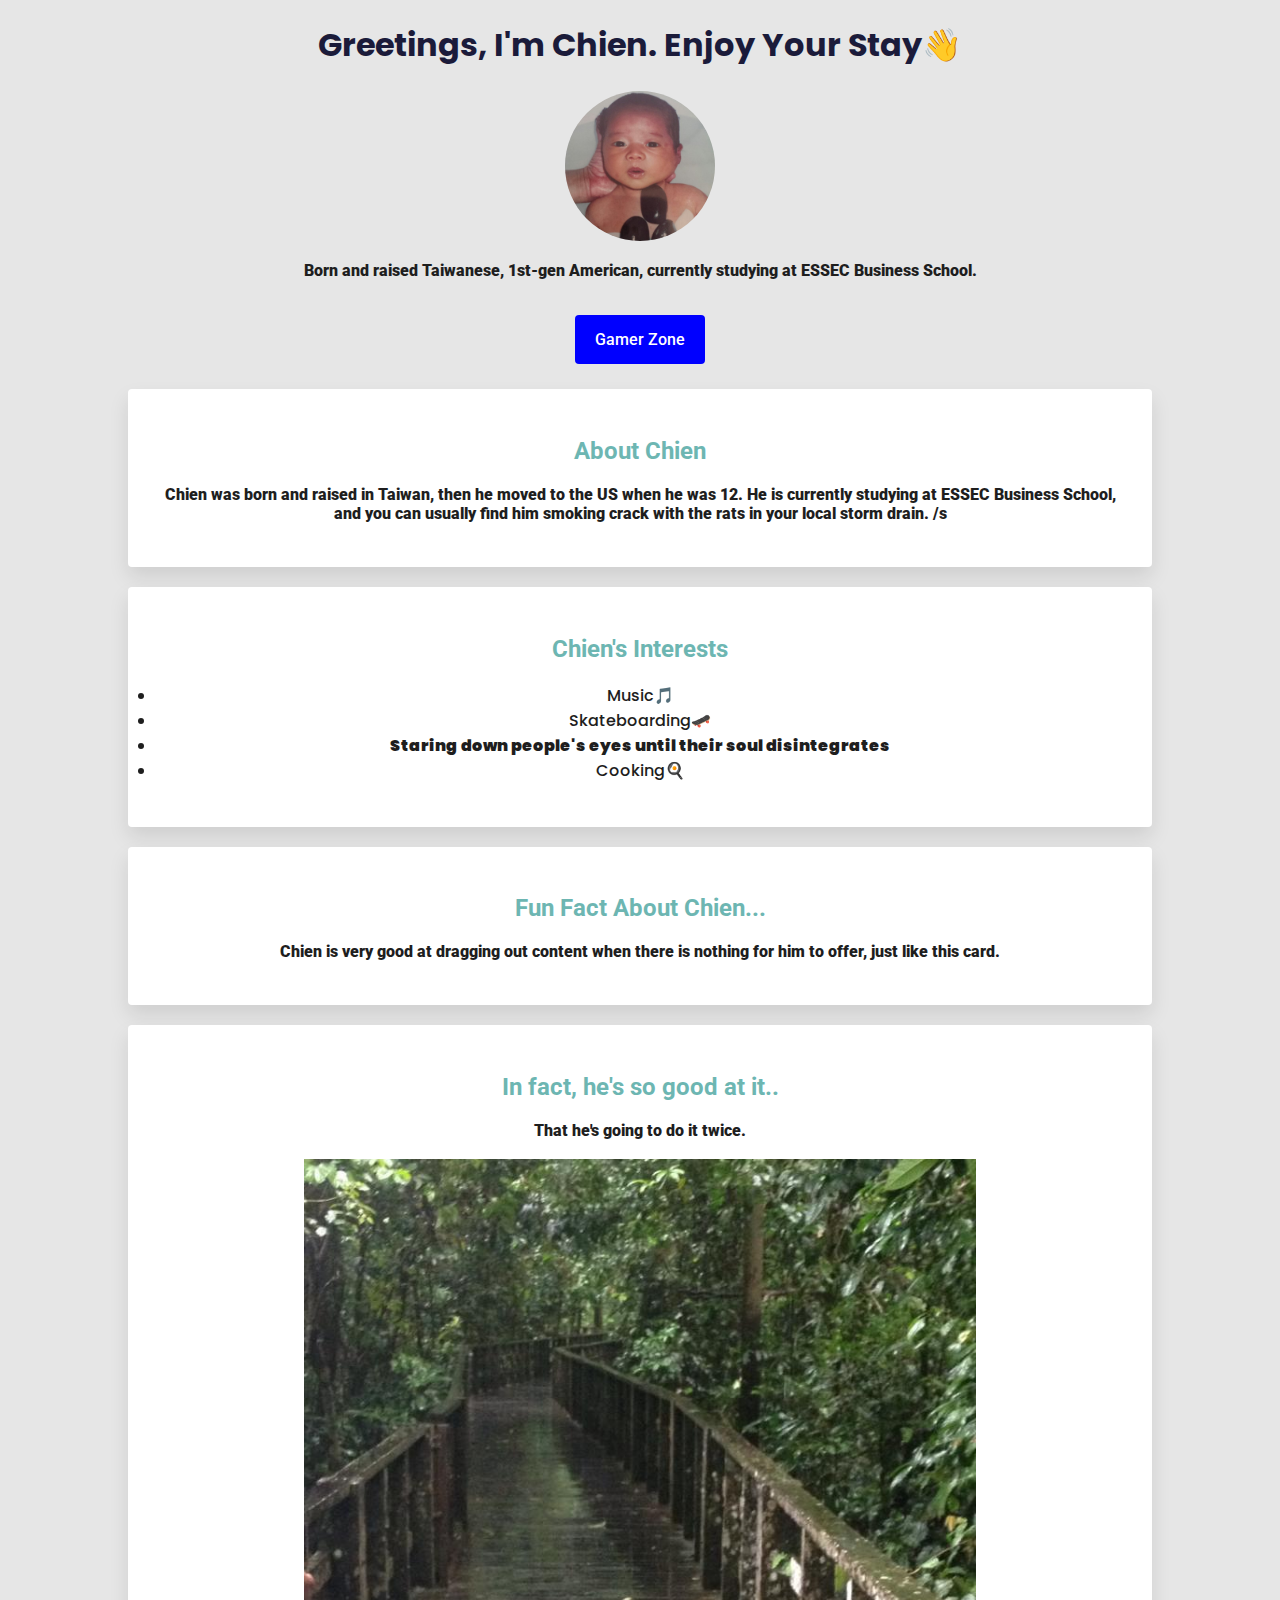
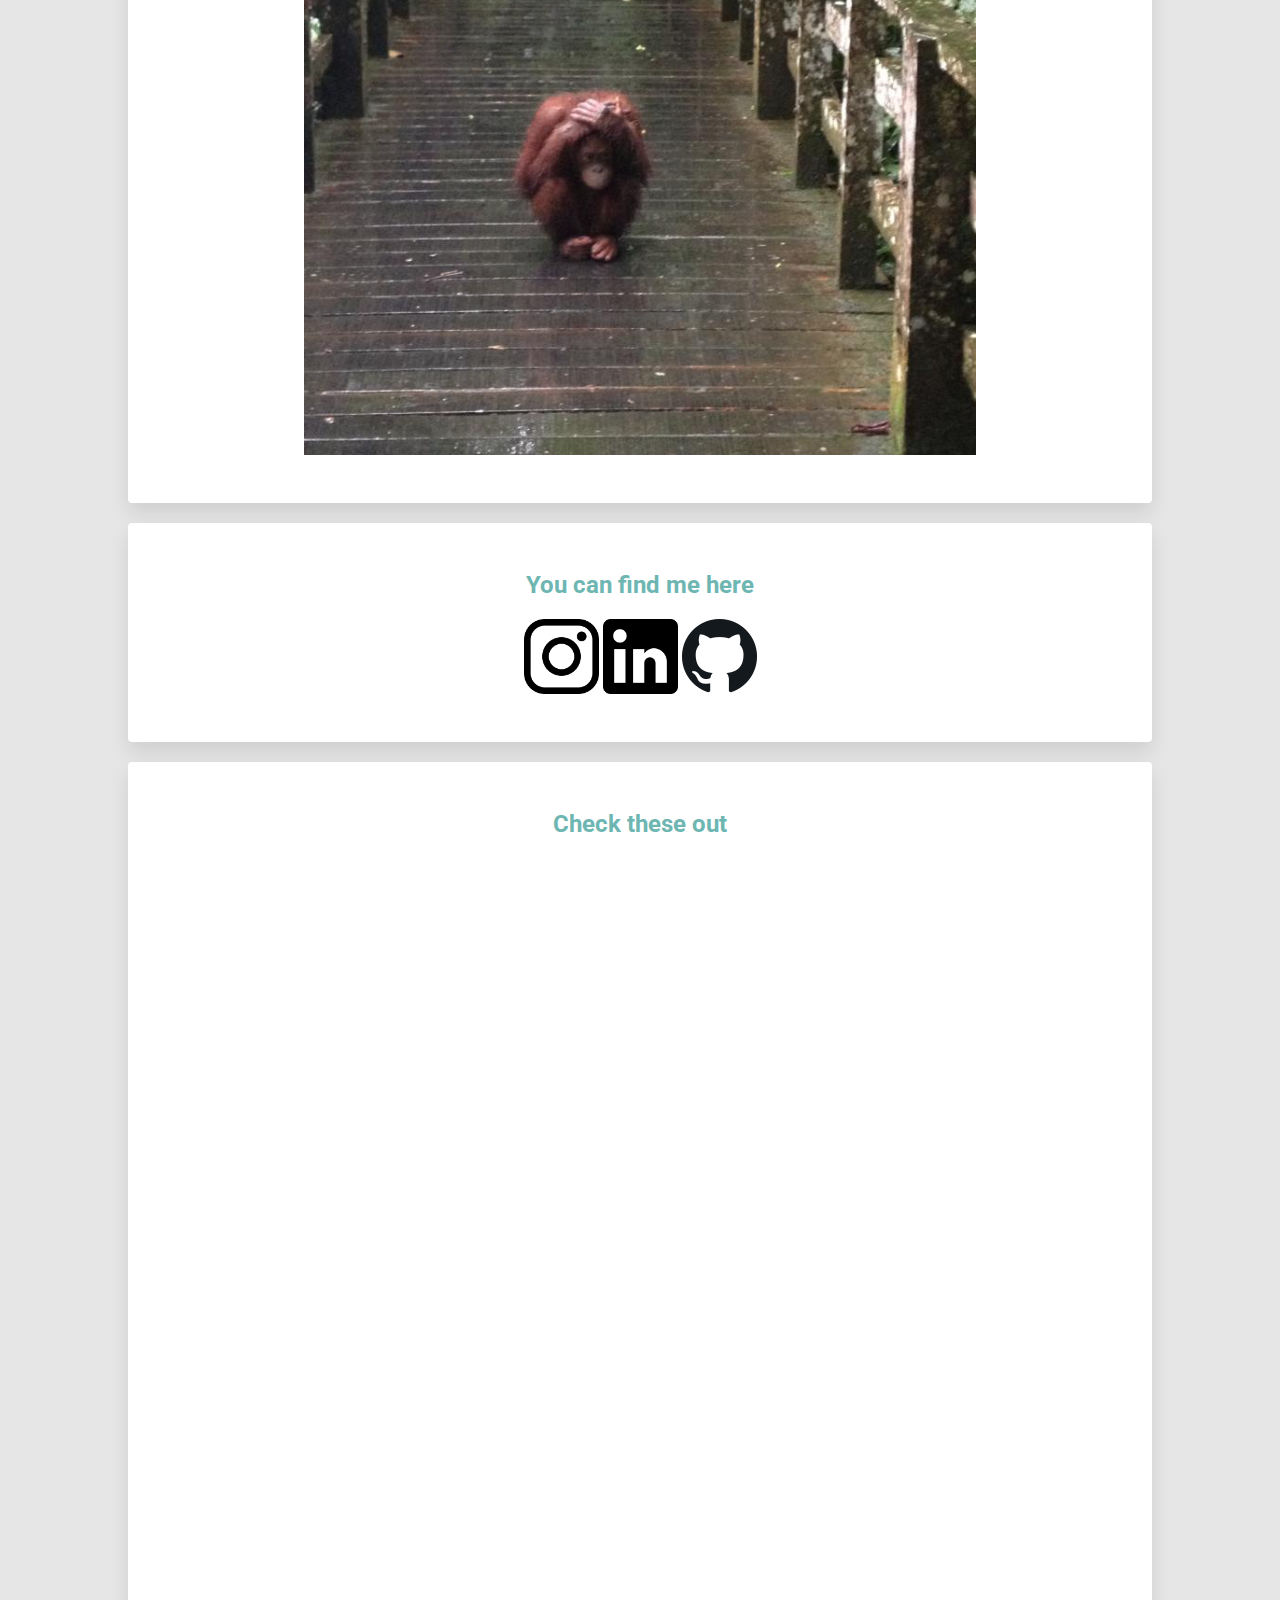
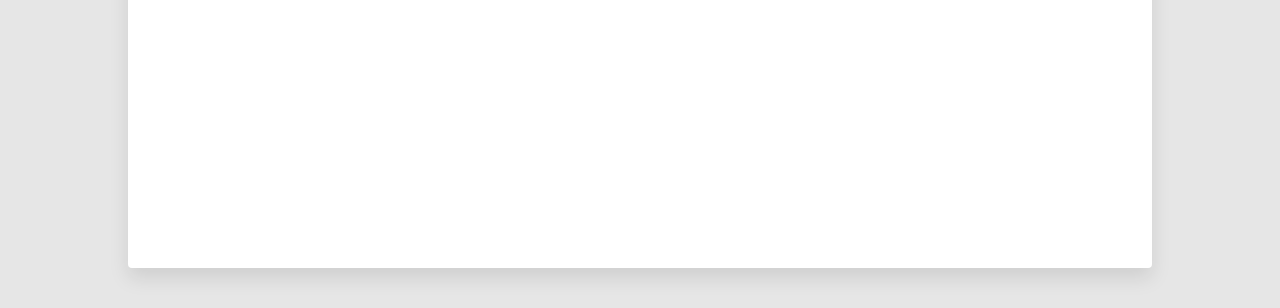
<file: index.html>
<!DOCTYPE html>
<html>
	
	<head>
		<title> Chien's Profile </title>
		<meta name="description" content = "welcome to my mine">
		<link href="style.css" rel="stylesheet">
		<link rel="preconnect" href="https://fonts.gstatic.com">
		<link href="https://fonts.googleapis.com/css2?family=Poppins&family=Roboto:wght@300&display=swap" rel="stylesheet">
		<meta charset = "UTF-8">
	</head>

	<body>
		<h1>
			Greetings, I'm Chien. Enjoy Your Stay👋
		</h1>
		<img src="images/profile.jpg" alt="Cool Baby" class= img-circle>
		<p id="desc">
			Born and raised Taiwanese, 1st-gen American, currently studying at ESSEC Business School.
		</p>
		
		<a href="https://www.youtube.com/watch?v=dQw4w9WgXcQ" target="_blank" class=btn-blue>Gamer Zone</a>

		<div class="container">		
			<div class=card-white>
				<h2>
					About Chien
				</h2>
				<p>
					Chien was born and raised in Taiwan, then he moved to the US when he was 12. He is currently studying at ESSEC Business School, and you can usually find him smoking crack with the rats in your local storm drain. /s
				</p>
			</div>

			<div class="card-white">
				<h2>
					Chien's Interests
				</h2> 
				<p>
					<ul>
						<li>
							Music🎵
						</li>
						<li>
							Skateboarding🛹
						</li>
						<li class="bold">
							Staring down people's eyes until their soul disintegrates
						</li>
						<li>
							Cooking🍳
						</li>
					</ul>
				</p>
			</div>

			<div class="card-white">
				<h2>Fun Fact About Chien...</h2> 
				<p>
					Chien is very good at dragging out content when there is nothing for him to offer, just like this card.
				</p>
			</div>

			<div class="card-white">
				<h2>In fact, he's so good at it..</h2> 
				<p>
					That he's going to do it twice.<br><br>
					<img src="images/monk.jpg" alt="Rain Monkey" class="viewport-scale">
				</p>
			</div>

			<div class="card-white">
				<h2>
					You can find me here
				</h2>
				<p>
					<a href="https://www.instagram.com/plzsndhelp/" target="_blank">
						<img src="images/instagram.png" alt="instagram" class="icons">
					</a>
					<a href="https://www.linkedin.com/in/chienw/" target="_blank">
						<img src="images/linkedin.png" alt="linkedin" class="icons">
					</a>
					<a href="https://github.com/DominoLine" target="_blank">
						<img src="images/github.png" alt="github" class="icons">
					</a>
				</p>
			</div>

			<div class="card-white">
				<h2>Check these out</h2>
				<p>
					<ul class="vids">
						<li>
							<iframe width="560" height="315" src="https://www.youtube.com/embed/0Gkhol2Q1og" title="YouTube video player" frameborder="0" allow="accelerometer; autoplay; clipboard-write; encrypted-media; gyroscope; picture-in-picture" allowfullscreen></iframe>
						</li>
						<li>
							<iframe width="560" height="315" src="https://www.youtube.com/embed/04mfKJWDSzI" title="YouTube video player" frameborder="0" allow="accelerometer; autoplay; clipboard-write; encrypted-media; gyroscope; picture-in-picture" allowfullscreen></iframe>	
						</li>
						<li>
							<iframe width="560" height="315" src="https://www.youtube.com/embed/sd-dK8OqtVU" title="YouTube video player" frameborder="0" allow="accelerometer; autoplay; clipboard-write; encrypted-media; gyroscope; picture-in-picture" allowfullscreen></iframe>
						</li>
					</ul>
				</p>
			</div>

		</div>

	</body>

</html>
</file>
<file: style.css>
body {
	background-color: rgb(230, 230, 230);
	color: rgb(30, 30, 30);
	font-family: 'Roboto', sans-serif;
	font-weight: 500;
	letter-spacing: 0px;
	text-align: center;
}

h1 {
	color: rgb(27, 27, 58);
	font-family: 'Poppins', sans-serif;
}

h2 {
	color:rgb(109, 182, 178)
}

p {
	font-weight: 900;
}

a {
	color: black;
	text-decoration: none;
}

a:hover {
	text-decoration: none;
}

ul {
font-family: 'Poppins', sans-serif;
padding: 0;
}

.viewport-scale{
	height: 70vw;
}

.bold {
	font-weight: 900;
}

.vids {
list-style-type: none;
}

.text-black {
	font-weight: 900
}

.card-white {
	background-color: white;
	box-shadow: 0px 10px 20px rgb(0 0 0 / 10%);
	padding: 28px;
	border-radius: 4px;
	margin:20px 0px;
}

.icons{
	height: 75px;
}

.container {
	width: 80vw;
	margin: 40px auto;
}

.btn-blue {
	margin: 50px;
	background-color: blue;
	color: white;
	padding: 15px 20px;
	border-radius: 4px;
	transition: padding 0.1s ease;
}

.btn-blue:hover {
	background-color: black;
	padding: 17px 22px;
}

.img-circle {
	height: 150px;
	border-radius: 50%;
	transition: height 0.3s ease;
}
.img-circle:hover{
	height: 200px;
}

#desc {
	margin-bottom: 50px;
}
</file>
